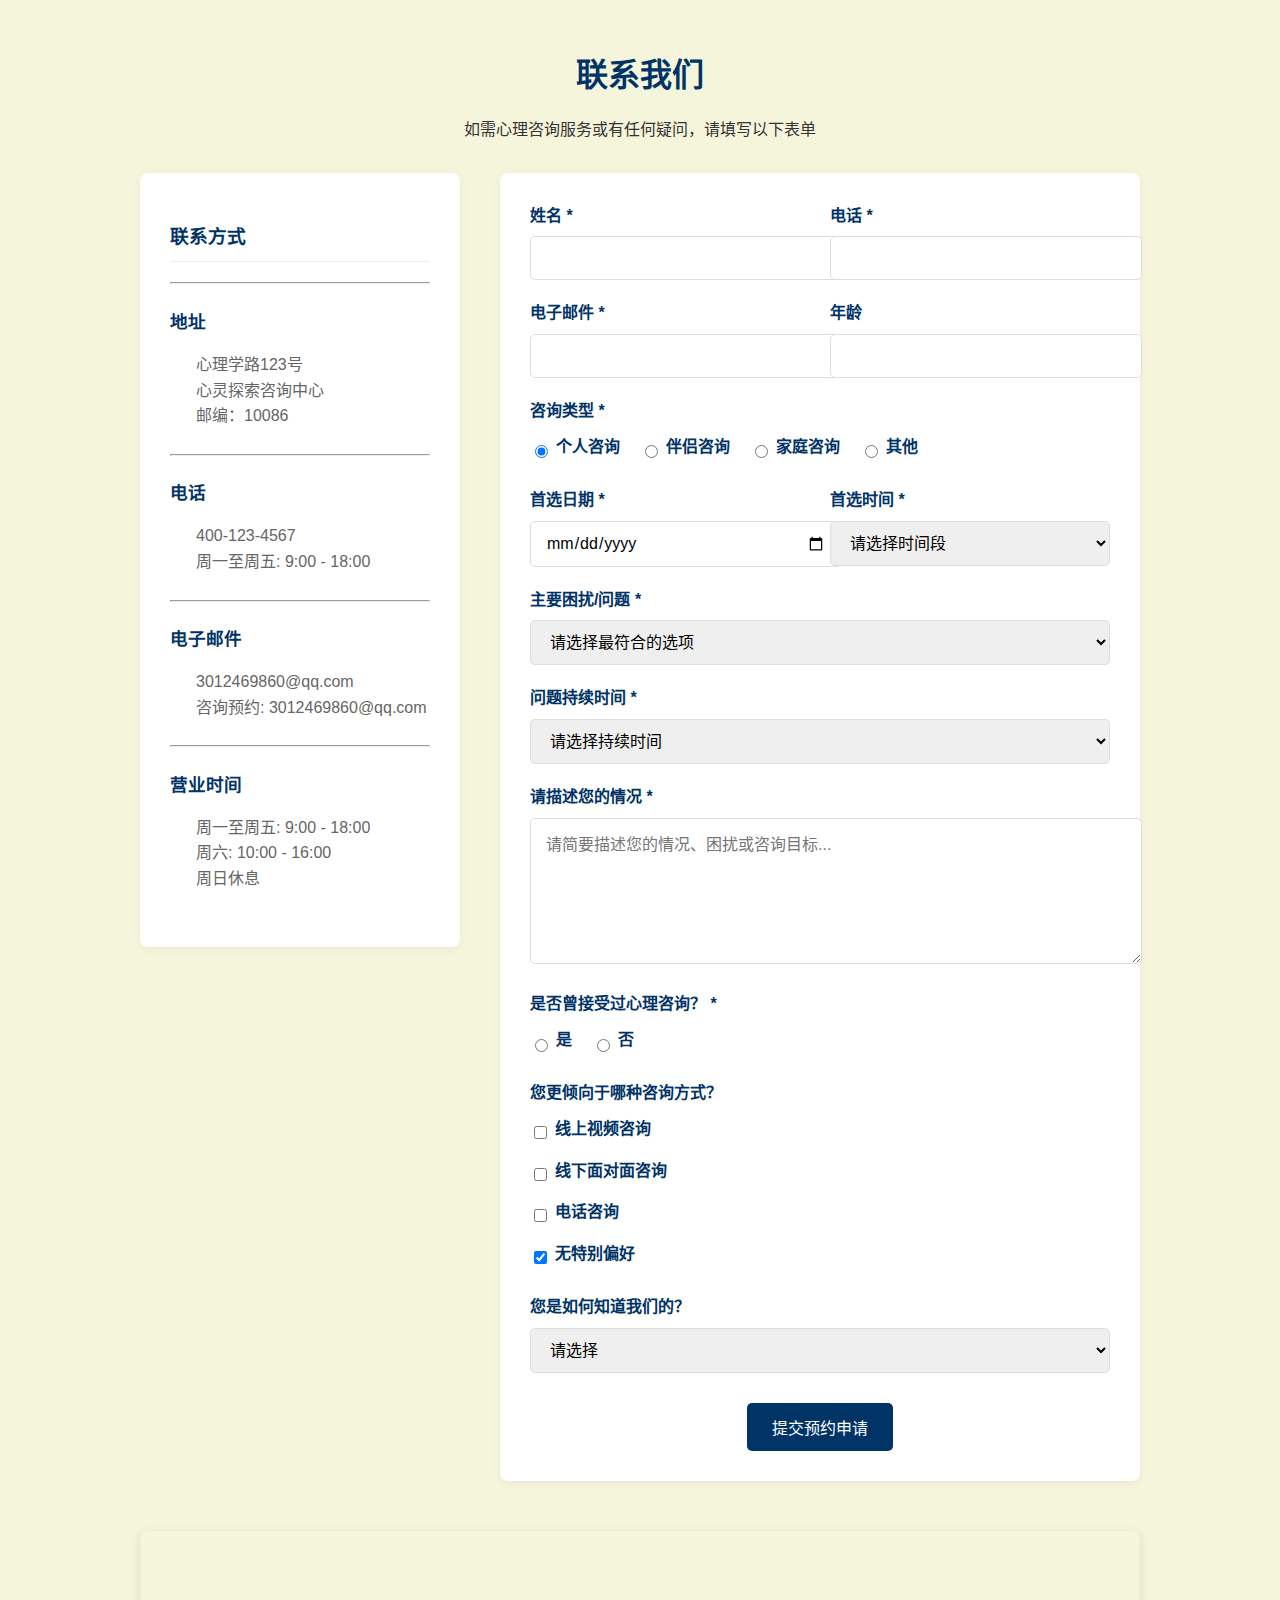
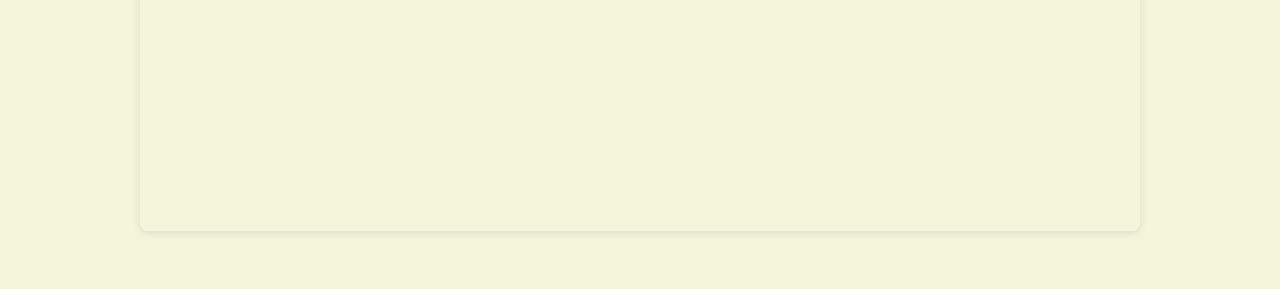
<file: 联系我们.html>
<!DOCTYPE html>
<html lang="zh-CN">
<head>
    <meta charset="UTF-8">
    <meta name="viewport" content="width=device-width, initial-scale=1.0">
    <title>联系我们 - 心理学咨询预约</title>
   <link rel="stylesheet" href="联系我们.css">
</head>
<body>
    <div class="container">
        <section id="contact">
            <div class="section-title">
                <h2>联系我们</h2>
                <p>如需心理咨询服务或有任何疑问，请填写以下表单</p>
            </div>
            
            <div class="contact-container">
                <div class="contact-info">
                    <h3>联系方式</h3>
                    <hr>
                    <div class="contact-detail">
                        <h4>地址</h4>
                        <p>心理学路123号<br>心灵探索咨询中心<br>邮编：10086</p>
                    </div>
                     <hr>
                    <div class="contact-detail">
                        <h4>电话</h4>
                        <p>400-123-4567<br>周一至周五: 9:00 - 18:00</p>
                    </div>
                     <hr>
                    <div class="contact-detail">
                        <h4>电子邮件</h4>
                        <p> 3012469860@qq.com<br>咨询预约: 3012469860@qq.com</p>
                    </div>
                     <hr>
                    <div class="contact-detail">
                        <h4>营业时间</h4>
                        <p>周一至周五: 9:00 - 18:00<br>周六: 10:00 - 16:00<br>周日休息</p>
                    </div>

                </div>
                
                <div class="contact-form">
                    <form id="appointmentForm">
                        <div class="form-row">
                            <div class="form-group">
                                <label for="name">姓名 *</label>
                                <input type="text" id="name" name="name" required>
                            </div>
                            
                            <div class="form-group">
                                <label for="phone">电话 *</label>
                                <input type="tel" id="phone" name="phone" required>
                            </div>
                        </div>
                        
                        <div class="form-row">
                            <div class="form-group">
                                <label for="email">电子邮件 *</label>
                                <input type="email" id="email" name="email" required>
                            </div>
                            
                            <div class="form-group">
                                <label for="age">年龄</label>
                                <input type="number" id="age" name="age" min="12" max="99">
                            </div>
                        </div>
                        
                        <div class="form-group">
                            <label>咨询类型 *</label>
                            <div class="radio-group">
                                <div class="radio-option">
                                    <input type="radio" id="individual" name="consultType" value="individual" checked>
                                    <label for="individual">个人咨询</label>
                                </div>
                                <div class="radio-option">
                                    <input type="radio" id="couple" name="consultType" value="couple">
                                    <label for="couple">伴侣咨询</label>
                                </div>
                                <div class="radio-option">
                                    <input type="radio" id="family" name="consultType" value="family">
                                    <label for="family">家庭咨询</label>
                                </div>
                                <div class="radio-option">
                                    <input type="radio" id="other" name="consultType" value="other">
                                    <label for="other">其他</label>
                                </div>
                            </div>
                        </div>
                        
                        <div class="form-row">
                            <div class="form-group">
                                <label for="preferredDate">首选日期 *</label>
                                <input type="date" id="preferredDate" name="preferredDate" required>
                            </div>
                            
                            <div class="form-group">
                                <label for="preferredTime">首选时间 *</label>
                                <select id="preferredTime" name="preferredTime" required>
                                    <option value="">请选择时间段</option>
                                    <option value="morning">上午 (9:00-12:00)</option>
                                    <option value="afternoon">下午 (13:00-17:00)</option>
                                    <option value="evening">晚上 (18:00-21:00)</option>
                                </select>
                            </div>
                        </div>
                        
                        <div class="form-group">
                            <label for="concern">主要困扰/问题 *</label>
                            <select id="concern" name="concern" required>
                                <option value="">请选择最符合的选项</option>
                                <option value="anxiety">焦虑/压力</option>
                                <option value="depression">抑郁/情绪低落</option>
                                <option value="relationship">人际关系</option>
                                <option value="family">家庭问题</option>
                                <option value="career">职业发展</option>
                                <option value="trauma">创伤经历</option>
                                <option value="self-growth">个人成长</option>
                                <option value="other">其他问题</option>
                            </select>
                        </div>
                        
                        <div class="form-group">
                            <label for="duration">问题持续时间 *</label>
                            <select id="duration" name="duration" required>
                                <option value="">请选择持续时间</option>
                                <option value="less1">少于1个月</option>
                                <option value="1-3">1-3个月</option>
                                <option value="3-6">3-6个月</option>
                                <option value="6-12">6-12个月</option>
                                <option value="over1">1年以上</option>
                                <option value="over3">3年以上</option>
                            </select>
                        </div>
                        
                        <div class="form-group">
                            <label for="description">请描述您的情况 *</label>
                            <textarea id="description" name="description" placeholder="请简要描述您的情况、困扰或咨询目标..." required></textarea>
                        </div>
                        
                        <div class="form-group">
                            <label>是否曾接受过心理咨询？ *</label>
                            <div class="radio-group">
                                <div class="radio-option">
                                    <input type="radio" id="therapyYes" name="previousTherapy" value="yes" required>
                                    <label for="therapyYes">是</label>
                                </div>
                                <div class="radio-option">
                                    <input type="radio" id="therapyNo" name="previousTherapy" value="no">
                                    <label for="therapyNo">否</label>
                                </div>
                            </div>
                        </div>
                        
                        <div class="form-group">
                            <label>您更倾向于哪种咨询方式？</label>
                            <div class="checkbox-group">
                                <div class="checkbox-option">
                                    <input type="checkbox" id="methodOnline" name="consultMethod" value="online">
                                    <label for="methodOnline">线上视频咨询</label>
                                </div>
                                <div class="checkbox-option">
                                    <input type="checkbox" id="methodOffline" name="consultMethod" value="offline">
                                    <label for="methodOffline">线下面对面咨询</label>
                                </div>
                                <div class="checkbox-option">
                                    <input type="checkbox" id="methodPhone" name="consultMethod" value="phone">
                                    <label for="methodPhone">电话咨询</label>
                                </div>
                                <div class="checkbox-option">
                                    <input type="checkbox" id="methodNoPreference" name="consultMethod" value="noPreference" checked>
                                    <label for="methodNoPreference">无特别偏好</label>
                                </div>
                            </div>
                        </div>
                        
                        <div class="form-group">
                            <label for="referral">您是如何知道我们的？</label>
                            <select id="referral" name="referral">
                                <option value="">请选择</option>
                                <option value="search">搜索引擎</option>
                                <option value="social">社交媒体</option>
                                <option value="friend">朋友推荐</option>
                                <option value="doctor">医生推荐</option>
                                <option value="other">其他</option>
                            </select>
                        </div>
                        
                        <div class="form-submit">
                            <button type="submit" class="btn">提交预约申请</button>
                        </div>
                    </form>
                </div>
            </div>
            
            <div class="map-container">
                <iframe src="https://www.google.com/maps/embed?pb=!1m18!1m12!1m3!1d3057.123456789012!2d116.123456!3d39.987654!2m3!1f0!2f0!3f0!3m2!1i1024!2i768!4f13.1!3m3!1m2!1s0x0%3A0x0!2zMznCsDU5JzE1LjYiTiAxMTbCsDA3JzI0LjQiRQ!5e0!3m2!1sen!2sus!4v1234567890123!5m2!1sen!2sus" allowfullscreen="" loading="lazy"></iframe>
            </div>
        </section>
    </div>

    <script>
        document.getElementById('appointmentForm').addEventListener('submit', function(e) {
            e.preventDefault();
            
            const name = document.getElementById('name').value;
            const phone = document.getElementById('phone').value;
            const email = document.getElementById('email').value;
            
            if (!name || !phone || !email) {
                alert('请填写所有必填字段');
                return;
            }
            
            alert('感谢您的预约申请！我们将在24小时内与您联系确认咨询时间。');
            this.reset();
            
        });
        
        const today = new Date().toISOString().split('T')[0];
        document.getElementById('preferredDate').min = today;
    </script>
</body>
</html>
</file>
<file: 联系我们.css>
:root {
            --primary-color: #F5F5DC;
            --secondary-color: #FFDAB9;
            --accent-color: #003366;
            --text-color: #333333;
            --light-gray: #f8f9fa;
            --white: #ffffff;
        }
        
        body {
            font-family: 'Source Sans Pro', sans-serif;
            line-height: 1.6;
            color: var(--text-color);
            background-color: var(--primary-color);
            padding-bottom: 50px;
        }
        
        h1, h2, h3, h4 {
            font-family: 'Merriweather', serif;
            color: var(--accent-color);
        }
        
        .container {
            max-width: 1000px;
            margin: 0 auto;
            padding: 0 20px;
        }
        
        .section-title {
            text-align: center;
            margin: 50px 0 30px;
        }
        
        .section-title h2 {
            font-size: 2rem;
            margin-bottom: 15px;
        }
        
        .btn {
            display: inline-block;
            padding: 12px 25px;
            background-color: var(--accent-color);
            color: white;
            text-decoration: none;
            border-radius: 5px;
            transition: background-color 0.3s;
            border: none;
            cursor: pointer;
            font-size: 1rem;
        }
        
        .btn:hover {
            background-color: #002244;
        }
        
        .contact-container {
            display: grid;
            grid-template-columns: 1fr 2fr;
            gap: 40px;
            margin-bottom: 50px;
        }
        
        .contact-info {
            background-color: var(--white);
            border-radius: 8px;
            padding: 30px;
            box-shadow: 0 2px 10px rgba(0,0,0,0.05);
            height: fit-content;
        }
        
        .contact-info h3 {
            margin-bottom: 20px;
            padding-bottom: 10px;
            border-bottom: 1px solid #eee;
        }
        
        .contact-detail {
            margin-bottom: 25px;
        }
        
        .contact-detail h4 {
            display: flex;
            align-items: center;
            margin-bottom: 10px;
            font-size: 1.1rem;
        }
        
        .contact-detail i {
            margin-right: 10px;
            color: var(--accent-color);
        }
        
        .contact-detail p {
            color: #666;
            margin-left: 26px;
        }
        
        .social-links {
            display: flex;
            gap: 15px;
            margin-top: 30px;
        }
        
        .social-links a {
            display: inline-flex;
            align-items: center;
             justify-content: center;
            width: 40px;
            height: 40px;
            background-color: var(--accent-color);
            color: white;
            border-radius: 50%;
            transition: transform 0.3s;
        }
        
        .social-links a:hover {
            transform: translateY(-3px);
        }
        
        .contact-form {
            background-color: var(--white);
            border-radius: 8px;
            padding: 30px;
            box-shadow: 0 2px 10px rgba(0,0,0,0.05);
        }
        
        .form-group {
            margin-bottom: 20px;
        }
        
        .form-row {
            display: grid;
            grid-template-columns: 1fr 1fr;
            gap: 20px;
        }
        
        label {
            display: block;
            margin-bottom: 8px;
            font-weight: 600;
            color: var(--accent-color);
        }
        
        input, textarea, select {
            width: 100%;
            padding: 12px 15px;
            border: 1px solid #ddd;
            border-radius: 5px;
            font-family: inherit;
            font-size: 1rem;
            transition: border-color 0.3s;
        }
        
        input:focus, textarea:focus, select:focus {
            outline: none;
            border-color: var(--accent-color);
        }
        
        textarea {
            min-height: 120px;
            resize: vertical;
        }
        
        .radio-group {
            display: flex;
            gap: 20px;
            margin-top: 10px;
        }
        
        .radio-option {
            display: flex;
            align-items: center;
        }
        
        .radio-option input {
            width: auto;
            margin-right: 8px;
        }
        
        .checkbox-group {
            margin-top: 10px;
        }
        
        .checkbox-option {
            display: flex;
            align-items: center;
            margin-bottom: 8px;
        }
        
        .checkbox-option input {
            width: auto;
            margin-right: 8px;
        }
        
        .form-submit {
            text-align: center;
            margin-top: 30px;
        }
        

        .map-container {
            height: 300px;
            border-radius: 8px;
            overflow: hidden;
            margin-top: 40px;
            box-shadow: 0 2px 10px rgba(0,0,0,0.1);
        }
        
        .map-container iframe {
            width: 100%;
            height: 100%;
            border: none;
        }
        
		@media (max-width: 768px) {
		            .contact-container {
		                grid-template-columns: 1fr;
		            }
		            
		            .form-row {
		                grid-template-columns: 1fr;
		            }
		        }
</file>
